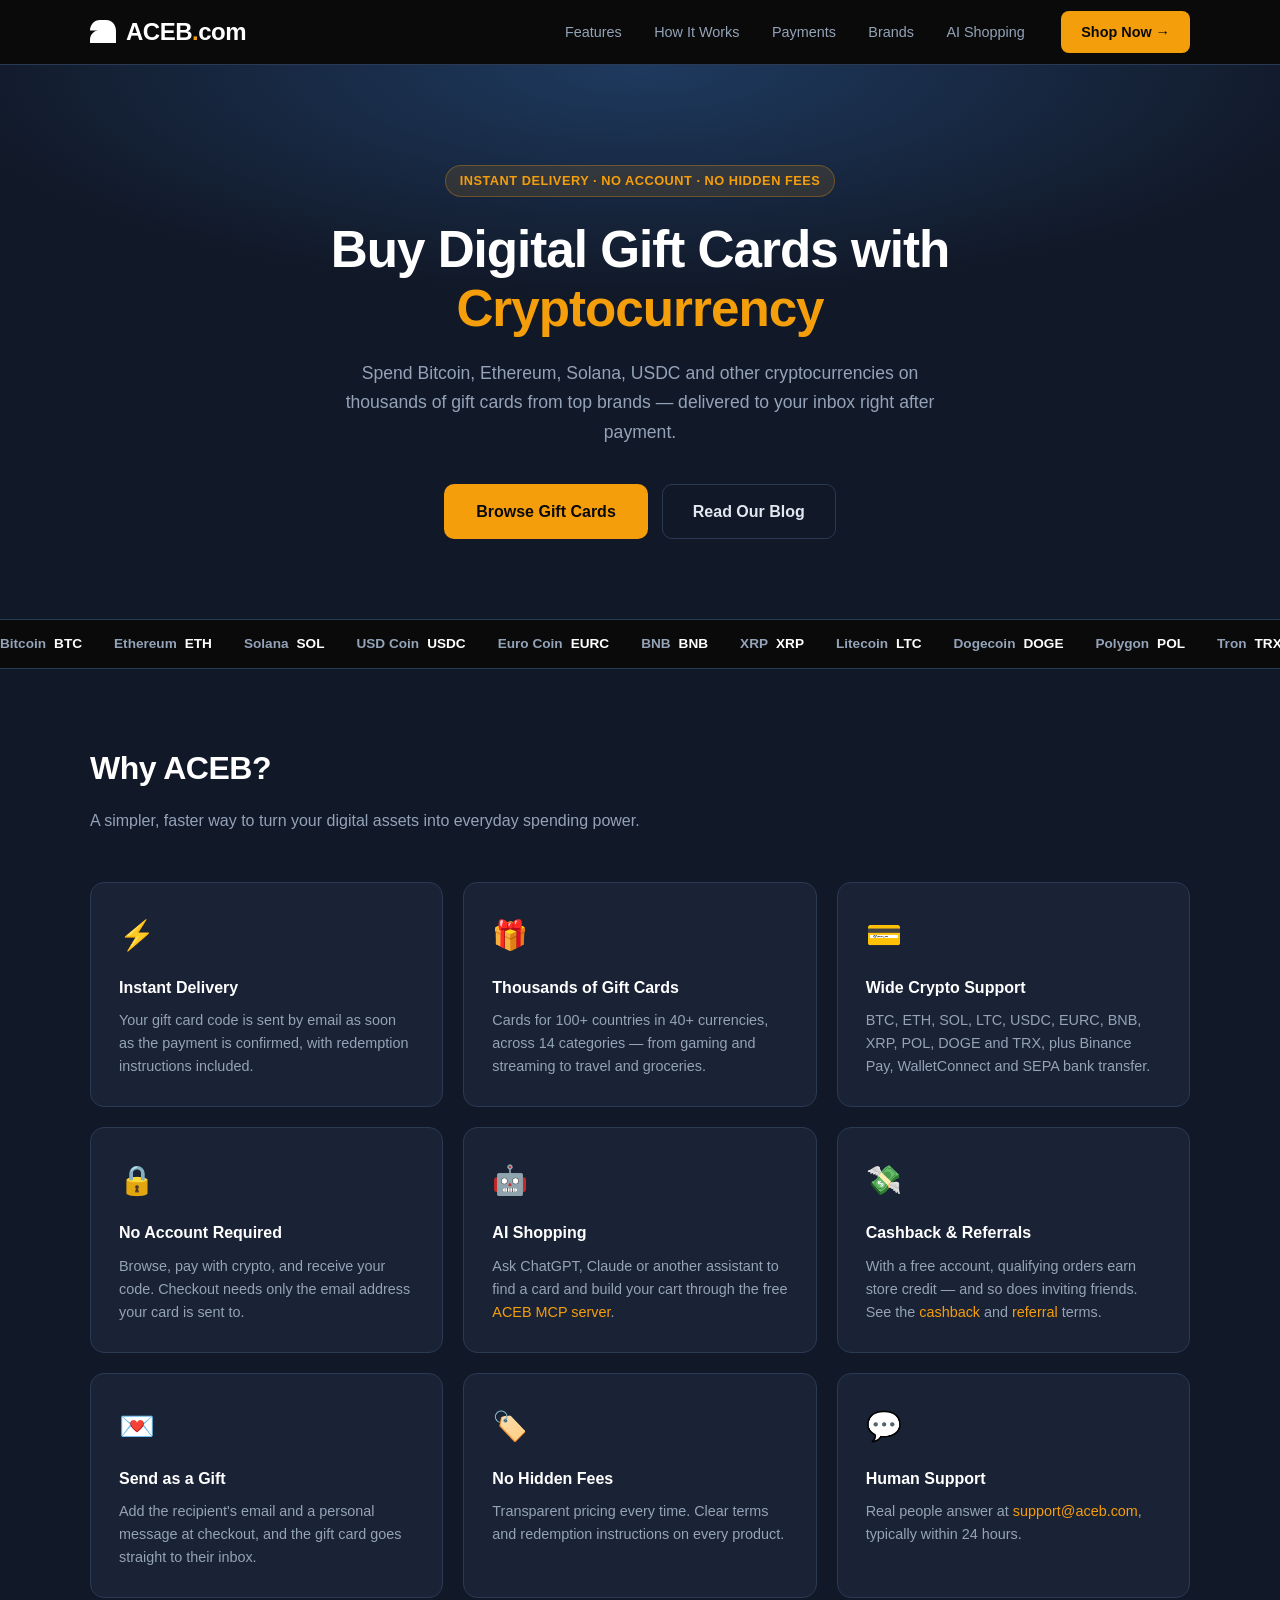
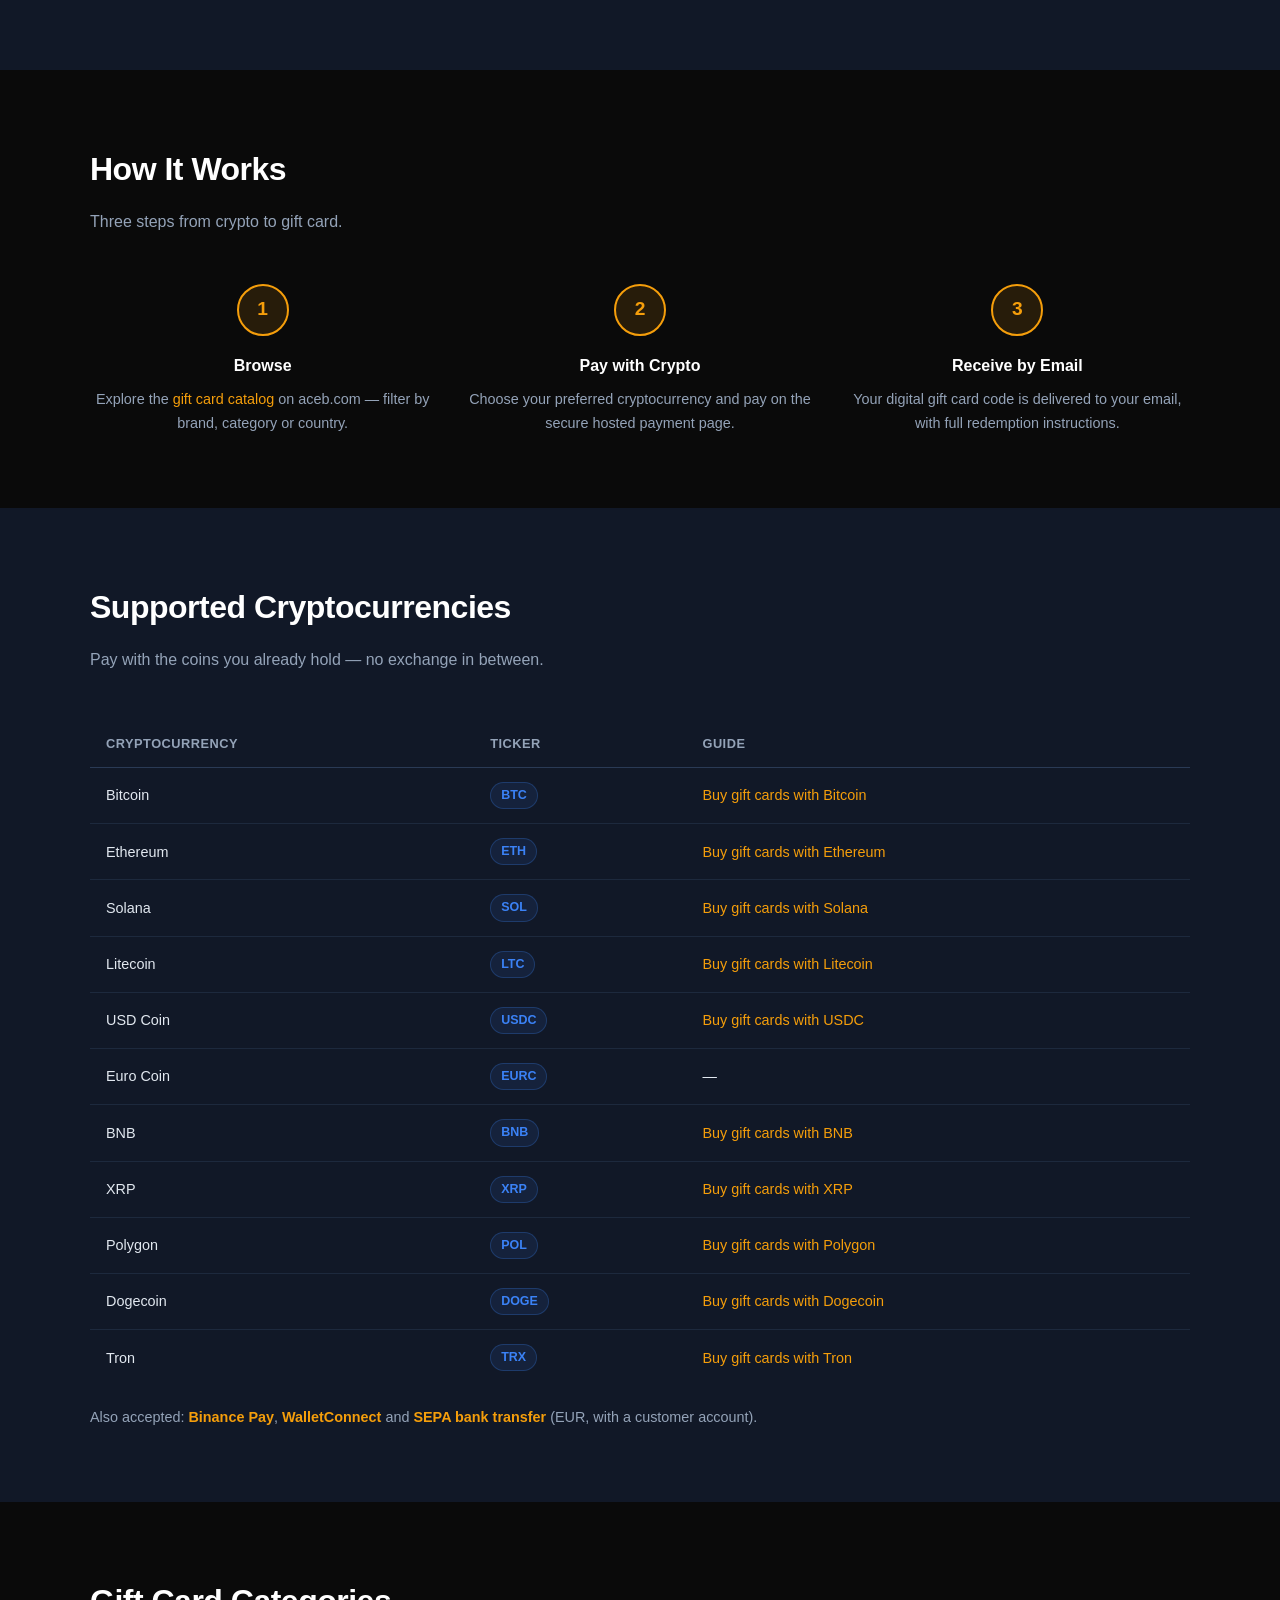
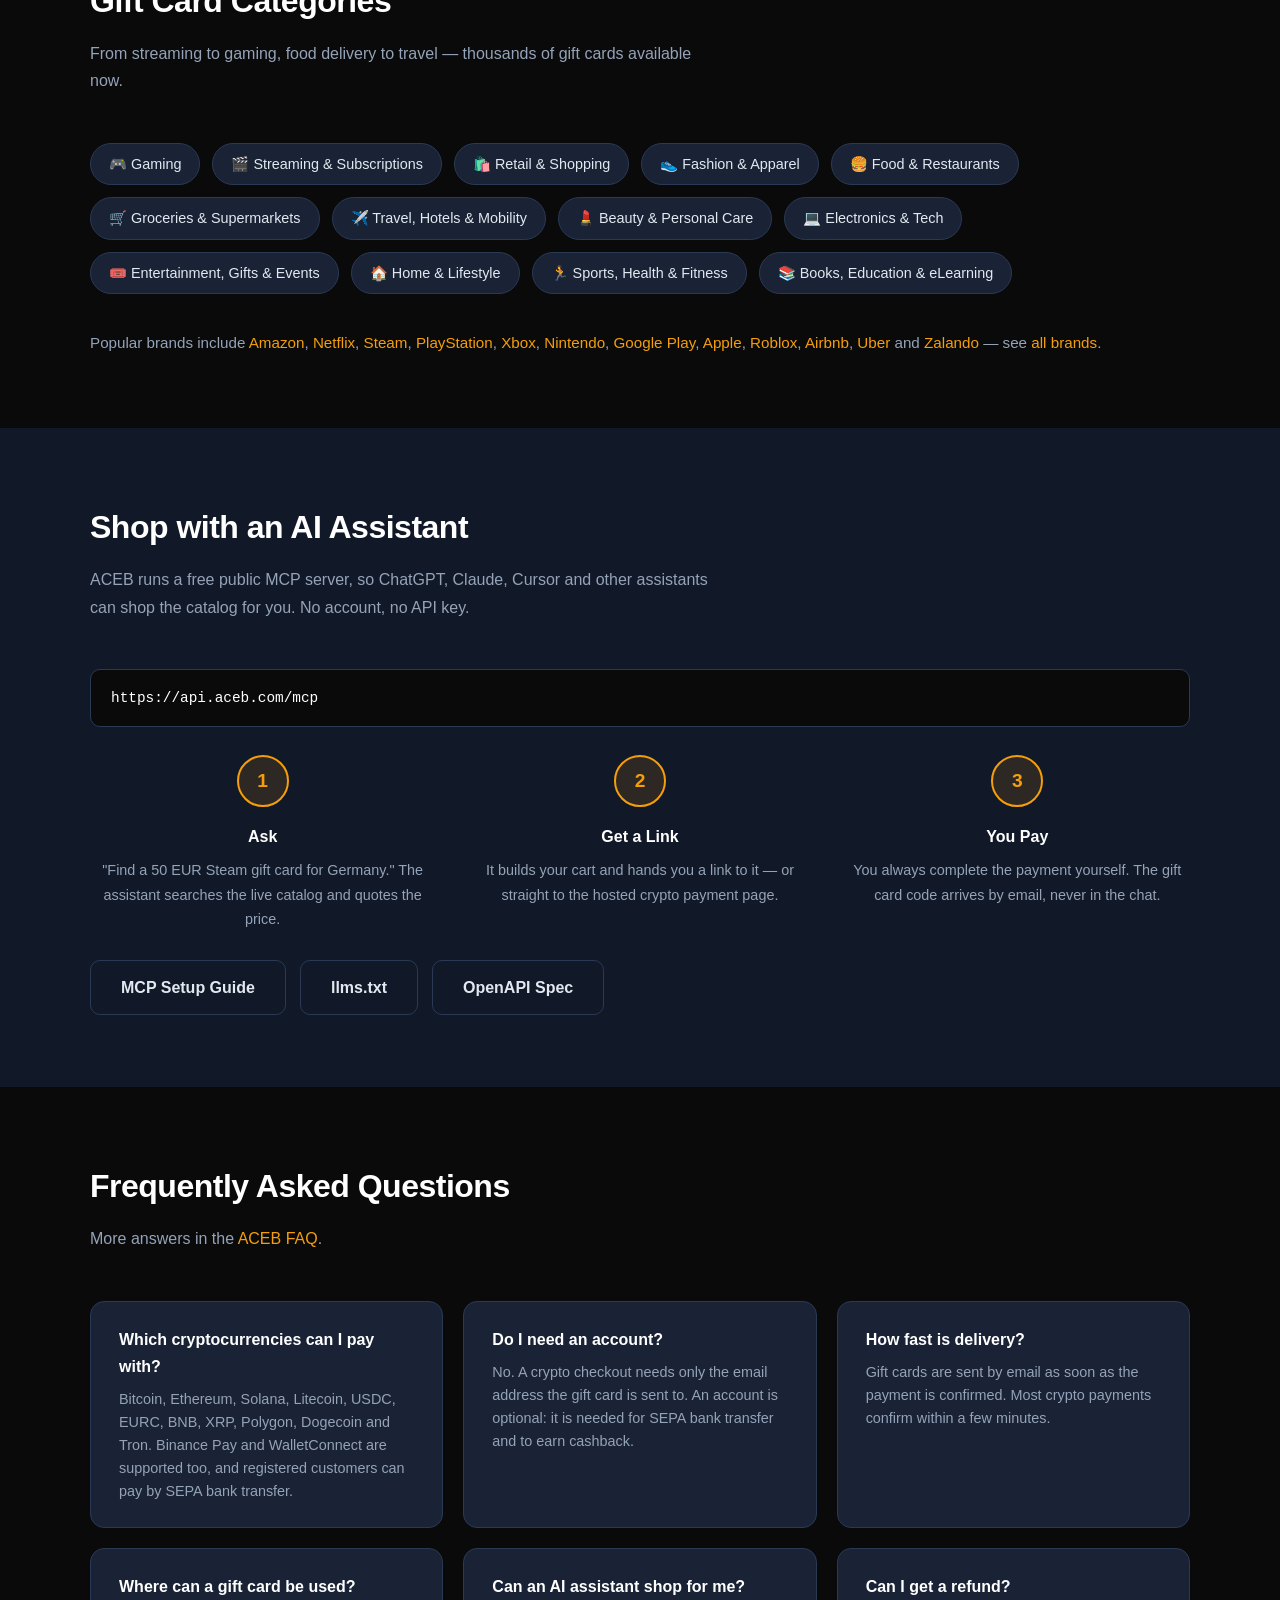
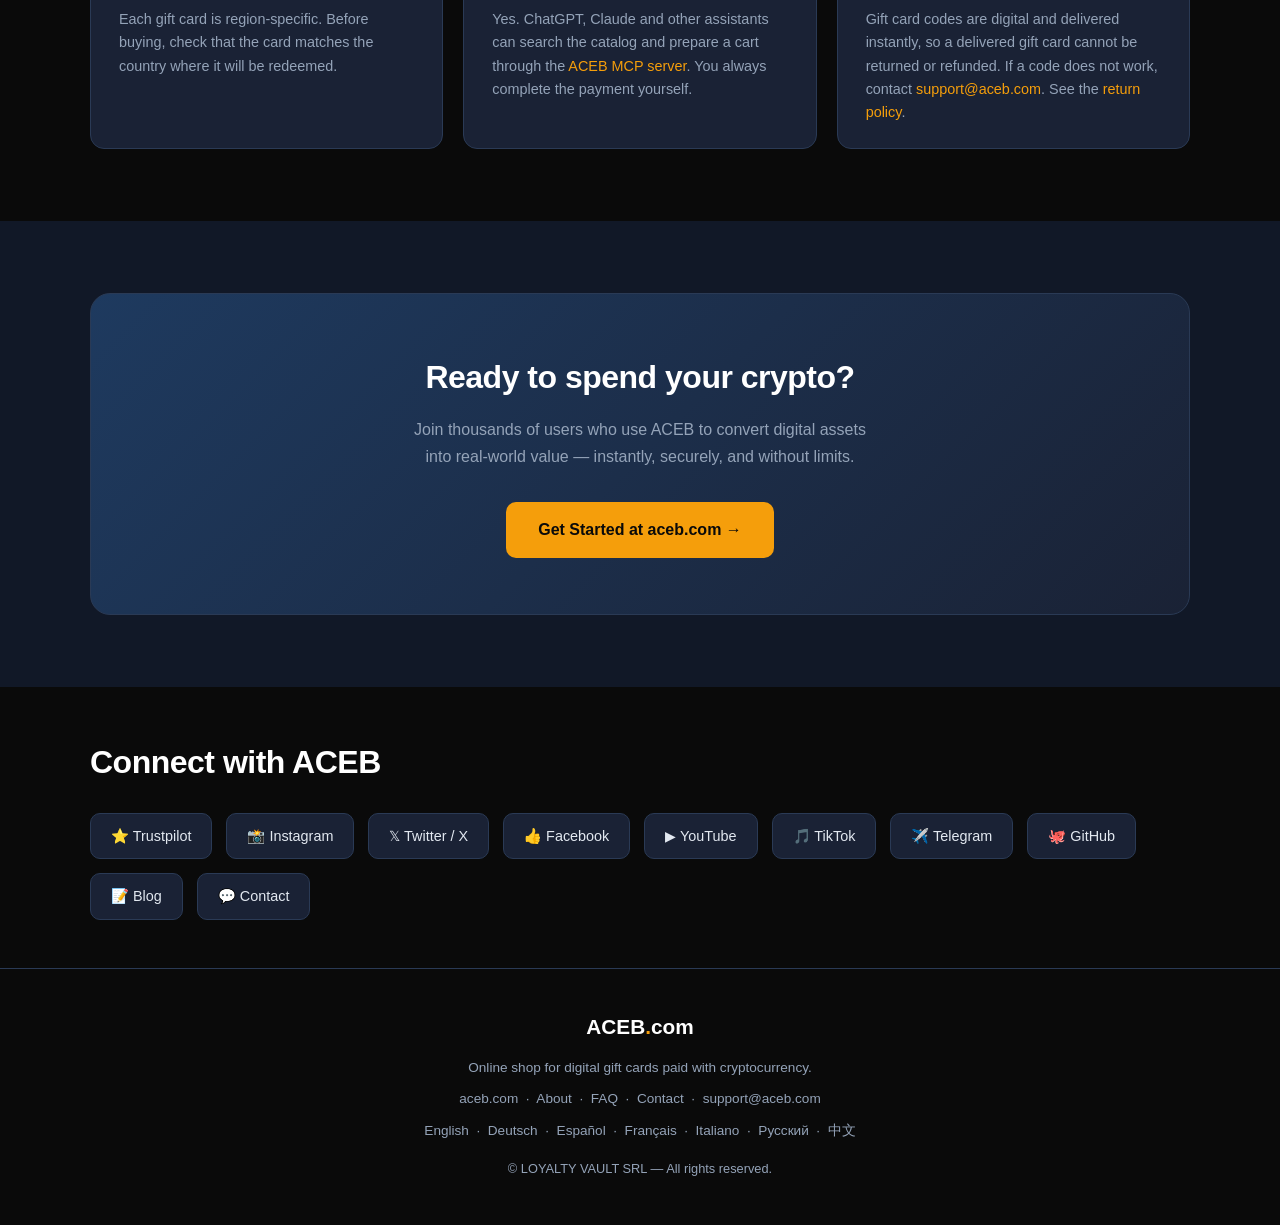
<file: index.html>
<!DOCTYPE html>
<html lang="en">
<head>
  <meta charset="UTF-8" />
  <meta name="viewport" content="width=device-width, initial-scale=1.0" />

  <!-- Primary SEO -->
  <title>ACEB — Buy Gift Cards with Crypto | Bitcoin, Ethereum & More</title>
  <meta name="description" content="Buy digital gift cards with Bitcoin, Ethereum, Solana, USDC and more. Amazon, Netflix, Steam, Airbnb and thousands of other cards. No account required. Instant delivery." />
  <meta name="keywords" content="buy gift cards with crypto, bitcoin gift cards, ethereum gift cards, crypto gift cards, digital gift cards cryptocurrency, ACEB, buy amazon gift card crypto, crypto to gift card, gift card MCP server" />
  <meta name="robots" content="index, follow" />
  <link rel="canonical" href="https://acebcom.github.io/" />
  <link rel="icon" type="image/png" sizes="32x32" href="favicon-32x32.png" />
  <link rel="apple-touch-icon" href="apple-touch-icon.png" />
  <meta name="theme-color" content="#0a0a0a" />

  <!-- Open Graph -->
  <meta property="og:type" content="website" />
  <meta property="og:url" content="https://acebcom.github.io/" />
  <meta property="og:title" content="ACEB — Buy Gift Cards with Cryptocurrency" />
  <meta property="og:description" content="Spend your crypto on thousands of digital gift cards. Instant delivery, no account required, no hidden fees. Pay with BTC, ETH, SOL, USDC and more." />
  <meta property="og:site_name" content="ACEB" />
  <meta property="og:image" content="https://aceb.com/og-image.png" />
  <meta property="og:image:width" content="1200" />
  <meta property="og:image:height" content="630" />
  <meta property="og:image:alt" content="ACEB - Digital Gift Cards for Everyone" />

  <!-- Twitter Card -->
  <meta name="twitter:card" content="summary_large_image" />
  <meta name="twitter:site" content="@ACEBgiftcards" />
  <meta name="twitter:title" content="ACEB — Buy Gift Cards with Cryptocurrency" />
  <meta name="twitter:description" content="Spend your crypto on thousands of digital gift cards. Instant delivery, no account required, no hidden fees." />
  <meta name="twitter:image" content="https://aceb.com/og-image.png" />

  <!-- Schema.org Structured Data -->
  <script type="application/ld+json">
  {
    "@context": "https://schema.org",
    "@type": "Organization",
    "name": "ACEB.com",
    "url": "https://aceb.com",
    "logo": "https://aceb.com/short-logo-black.svg",
    "description": "Online shop for digital gift cards paid with cryptocurrency.",
    "legalName": "LOYALTY VAULT SRL",
    "address": { "@type": "PostalAddress", "addressCountry": "RO" },
    "email": "support@aceb.com",
    "sameAs": [
      "https://www.facebook.com/acebgiftcards",
      "https://x.com/ACEBgiftcards",
      "https://www.instagram.com/acebcom",
      "https://www.youtube.com/@acebcom",
      "https://www.tiktok.com/@acebgiftcards",
      "https://t.me/acebgiftcards",
      "https://github.com/acebcom"
    ]
  }
  </script>
  <script type="application/ld+json">
  {
    "@context": "https://schema.org",
    "@type": "FAQPage",
    "mainEntity": [
      {
        "@type": "Question",
        "name": "Which cryptocurrencies can I pay with?",
        "acceptedAnswer": {
          "@type": "Answer",
          "text": "ACEB accepts Bitcoin, Ethereum, Solana, Litecoin, USDC, EURC, BNB, XRP, Polygon, Dogecoin and Tron. Binance Pay and WalletConnect are supported too, and registered customers can pay by SEPA bank transfer."
        }
      },
      {
        "@type": "Question",
        "name": "Do I need an account?",
        "acceptedAnswer": {
          "@type": "Answer",
          "text": "No. A crypto checkout needs only the email address the gift card is sent to. An account is optional: it is needed for SEPA bank transfer and to earn cashback."
        }
      },
      {
        "@type": "Question",
        "name": "How fast is delivery?",
        "acceptedAnswer": {
          "@type": "Answer",
          "text": "Gift cards are sent by email as soon as the payment is confirmed. Most crypto payments confirm within a few minutes."
        }
      },
      {
        "@type": "Question",
        "name": "Where can a gift card be used?",
        "acceptedAnswer": {
          "@type": "Answer",
          "text": "Each gift card is region-specific. Before buying, check that the card matches the country where it will be redeemed."
        }
      },
      {
        "@type": "Question",
        "name": "Can an AI assistant shop for me?",
        "acceptedAnswer": {
          "@type": "Answer",
          "text": "Yes. ACEB runs a free public MCP server at https://api.aceb.com/mcp. ChatGPT, Claude and other assistants can search the catalog and prepare a cart. You always complete the payment yourself."
        }
      },
      {
        "@type": "Question",
        "name": "Can I get a refund?",
        "acceptedAnswer": {
          "@type": "Answer",
          "text": "Gift card codes are digital and delivered instantly, so a delivered gift card cannot be returned or refunded. If a code does not work, contact support@aceb.com."
        }
      }
    ]
  }
  </script>

  <link rel="stylesheet" href="style.css" />
</head>

<body>

  <!-- HEADER -->
  <header>
    <div class="header-inner">
      <a class="logo" href="https://aceb.com" rel="noopener" target="_blank" aria-label="ACEB.com">
        <svg viewBox="0 0 248.16 219.8" aria-hidden="true"><path d="m247.98,100.15c-.08-55.31-41.87-100.15-93.41-100.15h-61.05C41.91,0,.08,44.91.08,100.28h78.62C34.83,102.89,0,141.9,0,189.66v30.14h248.16v-119.67h-.18v.02Z"/></svg>
        <div>ACEB<span>.</span>com</div>
      </a>
      <nav>
        <a href="#features">Features</a>
        <a href="#how-it-works">How It Works</a>
        <a href="#crypto">Payments</a>
        <a href="#categories">Brands</a>
        <a href="#ai">AI Shopping</a>
        <a class="cta-btn" href="https://aceb.com" rel="noopener" target="_blank">Shop Now →</a>
      </nav>
    </div>
  </header>

  <main>

  <!-- HERO -->
  <section class="hero">
    <div class="hero-badge">Instant Delivery · No Account · No Hidden Fees</div>
    <h1>Buy Digital Gift Cards with <em>Cryptocurrency</em></h1>
    <p class="hero-sub">
      Spend Bitcoin, Ethereum, Solana, USDC and other cryptocurrencies on thousands of gift cards from top brands —
      delivered to your inbox right after payment.
    </p>
    <div class="hero-actions">
      <a class="btn-primary" href="https://aceb.com/giftcards" rel="noopener" target="_blank">Browse Gift Cards</a>
      <a class="btn-secondary" href="https://aceb.com/blog" rel="noopener" target="_blank">Read Our Blog</a>
    </div>
  </section>

  <!-- CRYPTO TICKER -->
  <div class="crypto-bar" aria-hidden="true">
    <div class="crypto-bar-inner">
      <div class="crypto-item">Bitcoin <span class="ticker">BTC</span></div>
      <div class="crypto-item">Ethereum <span class="ticker">ETH</span></div>
      <div class="crypto-item">Solana <span class="ticker">SOL</span></div>
      <div class="crypto-item">USD Coin <span class="ticker">USDC</span></div>
      <div class="crypto-item">Euro Coin <span class="ticker">EURC</span></div>
      <div class="crypto-item">BNB <span class="ticker">BNB</span></div>
      <div class="crypto-item">XRP <span class="ticker">XRP</span></div>
      <div class="crypto-item">Litecoin <span class="ticker">LTC</span></div>
      <div class="crypto-item">Dogecoin <span class="ticker">DOGE</span></div>
      <div class="crypto-item">Polygon <span class="ticker">POL</span></div>
      <div class="crypto-item">Tron <span class="ticker">TRX</span></div>
      <!-- duplicate for seamless loop -->
      <div class="crypto-item">Bitcoin <span class="ticker">BTC</span></div>
      <div class="crypto-item">Ethereum <span class="ticker">ETH</span></div>
      <div class="crypto-item">Solana <span class="ticker">SOL</span></div>
      <div class="crypto-item">USD Coin <span class="ticker">USDC</span></div>
      <div class="crypto-item">Euro Coin <span class="ticker">EURC</span></div>
      <div class="crypto-item">BNB <span class="ticker">BNB</span></div>
      <div class="crypto-item">XRP <span class="ticker">XRP</span></div>
      <div class="crypto-item">Litecoin <span class="ticker">LTC</span></div>
      <div class="crypto-item">Dogecoin <span class="ticker">DOGE</span></div>
      <div class="crypto-item">Polygon <span class="ticker">POL</span></div>
      <div class="crypto-item">Tron <span class="ticker">TRX</span></div>
    </div>
  </div>

  <!-- FEATURES -->
  <section id="features">
    <div class="section-inner">
      <h2>Why ACEB?</h2>
      <p class="section-lead">A simpler, faster way to turn your digital assets into everyday spending power.</p>
      <div class="features-grid">
        <div class="feature-card">
          <div class="feature-icon">⚡</div>
          <h3>Instant Delivery</h3>
          <p>Your gift card code is sent by email as soon as the payment is confirmed, with redemption instructions included.</p>
        </div>
        <div class="feature-card">
          <div class="feature-icon">🎁</div>
          <h3>Thousands of Gift Cards</h3>
          <p>Cards for 100+ countries in 40+ currencies, across 14 categories — from gaming and streaming to travel and groceries.</p>
        </div>
        <div class="feature-card">
          <div class="feature-icon">💳</div>
          <h3>Wide Crypto Support</h3>
          <p>BTC, ETH, SOL, LTC, USDC, EURC, BNB, XRP, POL, DOGE and TRX, plus Binance Pay, WalletConnect and SEPA bank transfer.</p>
        </div>
        <div class="feature-card">
          <div class="feature-icon">🔒</div>
          <h3>No Account Required</h3>
          <p>Browse, pay with crypto, and receive your code. Checkout needs only the email address your card is sent to.</p>
        </div>
        <div class="feature-card">
          <div class="feature-icon">🤖</div>
          <h3>AI Shopping</h3>
          <p>Ask ChatGPT, Claude or another assistant to find a card and build your cart through the free <a href="mcp/">ACEB MCP server</a>.</p>
        </div>
        <div class="feature-card">
          <div class="feature-icon">💸</div>
          <h3>Cashback &amp; Referrals</h3>
          <p>With a free account, qualifying orders earn store credit — and so does inviting friends. See the <a href="https://aceb.com/cashback-terms" rel="noopener" target="_blank">cashback</a> and <a href="https://aceb.com/referral-terms" rel="noopener" target="_blank">referral</a> terms.</p>
        </div>
        <div class="feature-card">
          <div class="feature-icon">💌</div>
          <h3>Send as a Gift</h3>
          <p>Add the recipient's email and a personal message at checkout, and the gift card goes straight to their inbox.</p>
        </div>
        <div class="feature-card">
          <div class="feature-icon">🏷️</div>
          <h3>No Hidden Fees</h3>
          <p>Transparent pricing every time. Clear terms and redemption instructions on every product.</p>
        </div>
        <div class="feature-card">
          <div class="feature-icon">💬</div>
          <h3>Human Support</h3>
          <p>Real people answer at <a href="mailto:support@aceb.com">support@aceb.com</a>, typically within 24 hours.</p>
        </div>
      </div>
    </div>
  </section>

  <!-- HOW IT WORKS -->
  <section class="section-alt" id="how-it-works">
    <div class="section-inner">
      <h2>How It Works</h2>
      <p class="section-lead">Three steps from crypto to gift card.</p>
      <div class="steps">
        <div class="step">
          <div class="step-num">1</div>
          <h3>Browse</h3>
          <p>Explore the <a href="https://aceb.com/giftcards" rel="noopener" target="_blank">gift card catalog</a> on aceb.com — filter by brand, category or country.</p>
        </div>
        <div class="step">
          <div class="step-num">2</div>
          <h3>Pay with Crypto</h3>
          <p>Choose your preferred cryptocurrency and pay on the secure hosted payment page.</p>
        </div>
        <div class="step">
          <div class="step-num">3</div>
          <h3>Receive by Email</h3>
          <p>Your digital gift card code is delivered to your email, with full redemption instructions.</p>
        </div>
      </div>
    </div>
  </section>

  <!-- SUPPORTED CRYPTO -->
  <section id="crypto">
    <div class="section-inner">
      <h2>Supported Cryptocurrencies</h2>
      <p class="section-lead">Pay with the coins you already hold — no exchange in between.</p>
      <div class="table-wrap">
        <table class="crypto-table">
          <thead>
            <tr>
              <th>Cryptocurrency</th>
              <th>Ticker</th>
              <th>Guide</th>
            </tr>
          </thead>
          <tbody>
            <tr><td>Bitcoin</td><td><span class="ticker-pill">BTC</span></td><td><a href="https://aceb.com/pages/buy-gift-cards-with-bitcoin-btc" rel="noopener" target="_blank">Buy gift cards with Bitcoin</a></td></tr>
            <tr><td>Ethereum</td><td><span class="ticker-pill">ETH</span></td><td><a href="https://aceb.com/pages/buy-gift-cards-with-ethereum" rel="noopener" target="_blank">Buy gift cards with Ethereum</a></td></tr>
            <tr><td>Solana</td><td><span class="ticker-pill">SOL</span></td><td><a href="https://aceb.com/pages/buy-gift-cards-with-solana" rel="noopener" target="_blank">Buy gift cards with Solana</a></td></tr>
            <tr><td>Litecoin</td><td><span class="ticker-pill">LTC</span></td><td><a href="https://aceb.com/pages/buy-gift-cards-with-litecoin" rel="noopener" target="_blank">Buy gift cards with Litecoin</a></td></tr>
            <tr><td>USD Coin</td><td><span class="ticker-pill">USDC</span></td><td><a href="https://aceb.com/pages/buy-gift-cards-with-usdc" rel="noopener" target="_blank">Buy gift cards with USDC</a></td></tr>
            <tr><td>Euro Coin</td><td><span class="ticker-pill">EURC</span></td><td>—</td></tr>
            <tr><td>BNB</td><td><span class="ticker-pill">BNB</span></td><td><a href="https://aceb.com/pages/buy-gift-cards-with-bnb" rel="noopener" target="_blank">Buy gift cards with BNB</a></td></tr>
            <tr><td>XRP</td><td><span class="ticker-pill">XRP</span></td><td><a href="https://aceb.com/pages/buy-gift-cards-with-xrp" rel="noopener" target="_blank">Buy gift cards with XRP</a></td></tr>
            <tr><td>Polygon</td><td><span class="ticker-pill">POL</span></td><td><a href="https://aceb.com/pages/buy-gift-cards-with-polygon" rel="noopener" target="_blank">Buy gift cards with Polygon</a></td></tr>
            <tr><td>Dogecoin</td><td><span class="ticker-pill">DOGE</span></td><td><a href="https://aceb.com/pages/buy-gift-cards-with-dogecoin" rel="noopener" target="_blank">Buy gift cards with Dogecoin</a></td></tr>
            <tr><td>Tron</td><td><span class="ticker-pill">TRX</span></td><td><a href="https://aceb.com/pages/buy-gift-cards-with-tron" rel="noopener" target="_blank">Buy gift cards with Tron</a></td></tr>
          </tbody>
        </table>
      </div>
      <p class="note">
        Also accepted:
        <strong><a href="https://aceb.com/pages/buy-gift-cards-with-binance-pay" rel="noopener" target="_blank">Binance Pay</a></strong>,
        <strong><a href="https://aceb.com/pages/buy-gift-cards-with-walletconnect" rel="noopener" target="_blank">WalletConnect</a></strong> and
        <strong><a href="https://aceb.com/pages/buy-gift-cards-with-sepa" rel="noopener" target="_blank">SEPA bank transfer</a></strong> (EUR, with a customer account).
      </p>
    </div>
  </section>

  <!-- CATEGORIES -->
  <section class="section-alt" id="categories">
    <div class="section-inner">
      <h2>Gift Card Categories</h2>
      <p class="section-lead">From streaming to gaming, food delivery to travel — thousands of gift cards available now.</p>
      <div class="cats">
        <a class="cat-tag" href="https://aceb.com/giftcards/gaming" rel="noopener" target="_blank">🎮 Gaming</a>
        <a class="cat-tag" href="https://aceb.com/giftcards/streaming-and-subscriptions" rel="noopener" target="_blank">🎬 Streaming &amp; Subscriptions</a>
        <a class="cat-tag" href="https://aceb.com/giftcards/retail-and-shopping" rel="noopener" target="_blank">🛍️ Retail &amp; Shopping</a>
        <a class="cat-tag" href="https://aceb.com/giftcards/fashion-and-apparel" rel="noopener" target="_blank">👟 Fashion &amp; Apparel</a>
        <a class="cat-tag" href="https://aceb.com/giftcards/food-and-restaurants" rel="noopener" target="_blank">🍔 Food &amp; Restaurants</a>
        <a class="cat-tag" href="https://aceb.com/giftcards/groceries-and-supermarkets" rel="noopener" target="_blank">🛒 Groceries &amp; Supermarkets</a>
        <a class="cat-tag" href="https://aceb.com/giftcards/travel-hotels-and-mobility" rel="noopener" target="_blank">✈️ Travel, Hotels &amp; Mobility</a>
        <a class="cat-tag" href="https://aceb.com/giftcards/beauty-and-personal-care" rel="noopener" target="_blank">💄 Beauty &amp; Personal Care</a>
        <a class="cat-tag" href="https://aceb.com/giftcards/electronics-and-tech" rel="noopener" target="_blank">💻 Electronics &amp; Tech</a>
        <a class="cat-tag" href="https://aceb.com/giftcards/entertainment-gifts-and-events" rel="noopener" target="_blank">🎟️ Entertainment, Gifts &amp; Events</a>
        <a class="cat-tag" href="https://aceb.com/giftcards/home-and-lifestyle" rel="noopener" target="_blank">🏠 Home &amp; Lifestyle</a>
        <a class="cat-tag" href="https://aceb.com/giftcards/sports-health-and-fitness" rel="noopener" target="_blank">🏃 Sports, Health &amp; Fitness</a>
        <a class="cat-tag" href="https://aceb.com/giftcards/books-education-and-elearning" rel="noopener" target="_blank">📚 Books, Education &amp; eLearning</a>
      </div>
      <p class="brands">
        Popular brands include
        <a href="https://aceb.com/brands/amazon-gift-cards" rel="noopener" target="_blank">Amazon</a>,
        <a href="https://aceb.com/brands/netflix-gift-cards" rel="noopener" target="_blank">Netflix</a>,
        <a href="https://aceb.com/brands/steam-gift-card" rel="noopener" target="_blank">Steam</a>,
        <a href="https://aceb.com/brands/playstation-gift-cards" rel="noopener" target="_blank">PlayStation</a>,
        <a href="https://aceb.com/brands/xbox-gift-cards" rel="noopener" target="_blank">Xbox</a>,
        <a href="https://aceb.com/brands/nintendo-gift-cards" rel="noopener" target="_blank">Nintendo</a>,
        <a href="https://aceb.com/brands/google-play-gift-cards" rel="noopener" target="_blank">Google Play</a>,
        <a href="https://aceb.com/brands/apple-brand" rel="noopener" target="_blank">Apple</a>,
        <a href="https://aceb.com/brands/roblox-gift-cards" rel="noopener" target="_blank">Roblox</a>,
        <a href="https://aceb.com/brands/airbnb-gift-cards" rel="noopener" target="_blank">Airbnb</a>,
        <a href="https://aceb.com/brands/uber-gift-cards" rel="noopener" target="_blank">Uber</a> and
        <a href="https://aceb.com/brands/zalando-gift-cards" rel="noopener" target="_blank">Zalando</a>
        — see <a href="https://aceb.com/brands" rel="noopener" target="_blank">all brands</a>.
      </p>
    </div>
  </section>

  <!-- AI SHOPPING -->
  <section id="ai">
    <div class="section-inner">
      <h2>Shop with an AI Assistant</h2>
      <p class="section-lead">ACEB runs a free public MCP server, so ChatGPT, Claude, Cursor and other assistants can shop the catalog for you. No account, no API key.</p>
      <code class="code-box">https://api.aceb.com/mcp</code>
      <div class="steps">
        <div class="step">
          <div class="step-num">1</div>
          <h3>Ask</h3>
          <p>"Find a 50 EUR Steam gift card for Germany." The assistant searches the live catalog and quotes the price.</p>
        </div>
        <div class="step">
          <div class="step-num">2</div>
          <h3>Get a Link</h3>
          <p>It builds your cart and hands you a link to it — or straight to the hosted crypto payment page.</p>
        </div>
        <div class="step">
          <div class="step-num">3</div>
          <h3>You Pay</h3>
          <p>You always complete the payment yourself. The gift card code arrives by email, never in the chat.</p>
        </div>
      </div>
      <div class="link-row">
        <a class="btn-secondary" href="mcp/">MCP Setup Guide</a>
        <a class="btn-secondary" href="https://aceb.com/llms.txt" rel="noopener" target="_blank">llms.txt</a>
        <a class="btn-secondary" href="https://api.aceb.com/agent/openapi.json" rel="noopener" target="_blank">OpenAPI Spec</a>
      </div>
    </div>
  </section>

  <!-- FAQ -->
  <section class="section-alt" id="faq">
    <div class="section-inner">
      <h2>Frequently Asked Questions</h2>
      <p class="section-lead">More answers in the <a href="https://aceb.com/faq" rel="noopener" target="_blank">ACEB FAQ</a>.</p>
      <div class="faq">
        <div class="faq-item">
          <h3>Which cryptocurrencies can I pay with?</h3>
          <p>Bitcoin, Ethereum, Solana, Litecoin, USDC, EURC, BNB, XRP, Polygon, Dogecoin and Tron. Binance Pay and WalletConnect are supported too, and registered customers can pay by SEPA bank transfer.</p>
        </div>
        <div class="faq-item">
          <h3>Do I need an account?</h3>
          <p>No. A crypto checkout needs only the email address the gift card is sent to. An account is optional: it is needed for SEPA bank transfer and to earn cashback.</p>
        </div>
        <div class="faq-item">
          <h3>How fast is delivery?</h3>
          <p>Gift cards are sent by email as soon as the payment is confirmed. Most crypto payments confirm within a few minutes.</p>
        </div>
        <div class="faq-item">
          <h3>Where can a gift card be used?</h3>
          <p>Each gift card is region-specific. Before buying, check that the card matches the country where it will be redeemed.</p>
        </div>
        <div class="faq-item">
          <h3>Can an AI assistant shop for me?</h3>
          <p>Yes. ChatGPT, Claude and other assistants can search the catalog and prepare a cart through the <a href="mcp/">ACEB MCP server</a>. You always complete the payment yourself.</p>
        </div>
        <div class="faq-item">
          <h3>Can I get a refund?</h3>
          <p>Gift card codes are digital and delivered instantly, so a delivered gift card cannot be returned or refunded. If a code does not work, contact <a href="mailto:support@aceb.com">support@aceb.com</a>. See the <a href="https://aceb.com/return" rel="noopener" target="_blank">return policy</a>.</p>
        </div>
      </div>
    </div>
  </section>

  <!-- CTA BANNER -->
  <section>
    <div class="section-inner">
      <div class="cta-banner">
        <h2>Ready to spend your crypto?</h2>
        <p>Join thousands of users who use ACEB to convert digital assets into real-world value — instantly, securely, and without limits.</p>
        <a class="btn-primary" href="https://aceb.com" rel="noopener" target="_blank">Get Started at aceb.com →</a>
      </div>
    </div>
  </section>

  <!-- SOCIAL / CONNECT -->
  <section class="section-alt social-section">
    <div class="section-inner">
      <h2>Connect with ACEB</h2>
      <div class="social-grid">
        <a class="social-link" href="https://www.trustpilot.com/review/aceb.com" rel="noopener" target="_blank">⭐ Trustpilot</a>
        <a class="social-link" href="https://www.instagram.com/acebcom" rel="noopener" target="_blank">📸 Instagram</a>
        <a class="social-link" href="https://x.com/ACEBgiftcards" rel="noopener" target="_blank">𝕏 Twitter / X</a>
        <a class="social-link" href="https://www.facebook.com/acebgiftcards" rel="noopener" target="_blank">👍 Facebook</a>
        <a class="social-link" href="https://www.youtube.com/@acebcom" rel="noopener" target="_blank">▶ YouTube</a>
        <a class="social-link" href="https://www.tiktok.com/@acebgiftcards" rel="noopener" target="_blank">🎵 TikTok</a>
        <a class="social-link" href="https://t.me/acebgiftcards" rel="noopener" target="_blank">✈️ Telegram</a>
        <a class="social-link" href="https://github.com/acebcom" rel="noopener" target="_blank">🐙 GitHub</a>
        <a class="social-link" href="https://aceb.com/blog" rel="noopener" target="_blank">📝 Blog</a>
        <a class="social-link" href="https://aceb.com/contact" rel="noopener" target="_blank">💬 Contact</a>
      </div>
    </div>
  </section>

  </main>

  <!-- FOOTER -->
  <footer>
    <div class="footer-inner">
      <div class="footer-logo">ACEB<span>.</span>com</div>
      <p>Online shop for digital gift cards paid with cryptocurrency.</p>
      <p class="footer-links">
        <a href="https://aceb.com" rel="noopener" target="_blank">aceb.com</a> &nbsp;·&nbsp;
        <a href="https://aceb.com/about" rel="noopener" target="_blank">About</a> &nbsp;·&nbsp;
        <a href="https://aceb.com/faq" rel="noopener" target="_blank">FAQ</a> &nbsp;·&nbsp;
        <a href="https://aceb.com/contact" rel="noopener" target="_blank">Contact</a> &nbsp;·&nbsp;
        <a href="mailto:support@aceb.com">support@aceb.com</a>
      </p>
      <p class="footer-links">
        <a href="https://aceb.com" hreflang="en" rel="noopener" target="_blank">English</a> &nbsp;·&nbsp;
        <a href="https://aceb.com/de" hreflang="de" rel="noopener" target="_blank">Deutsch</a> &nbsp;·&nbsp;
        <a href="https://aceb.com/es" hreflang="es" rel="noopener" target="_blank">Español</a> &nbsp;·&nbsp;
        <a href="https://aceb.com/fr" hreflang="fr" rel="noopener" target="_blank">Français</a> &nbsp;·&nbsp;
        <a href="https://aceb.com/it" hreflang="it" rel="noopener" target="_blank">Italiano</a> &nbsp;·&nbsp;
        <a href="https://aceb.com/ru" hreflang="ru" rel="noopener" target="_blank">Русский</a> &nbsp;·&nbsp;
        <a href="https://aceb.com/zh" hreflang="zh" rel="noopener" target="_blank">中文</a>
      </p>
      <p class="footer-legal">© LOYALTY VAULT SRL — All rights reserved.</p>
    </div>
  </footer>

</body>
</html>
</file>
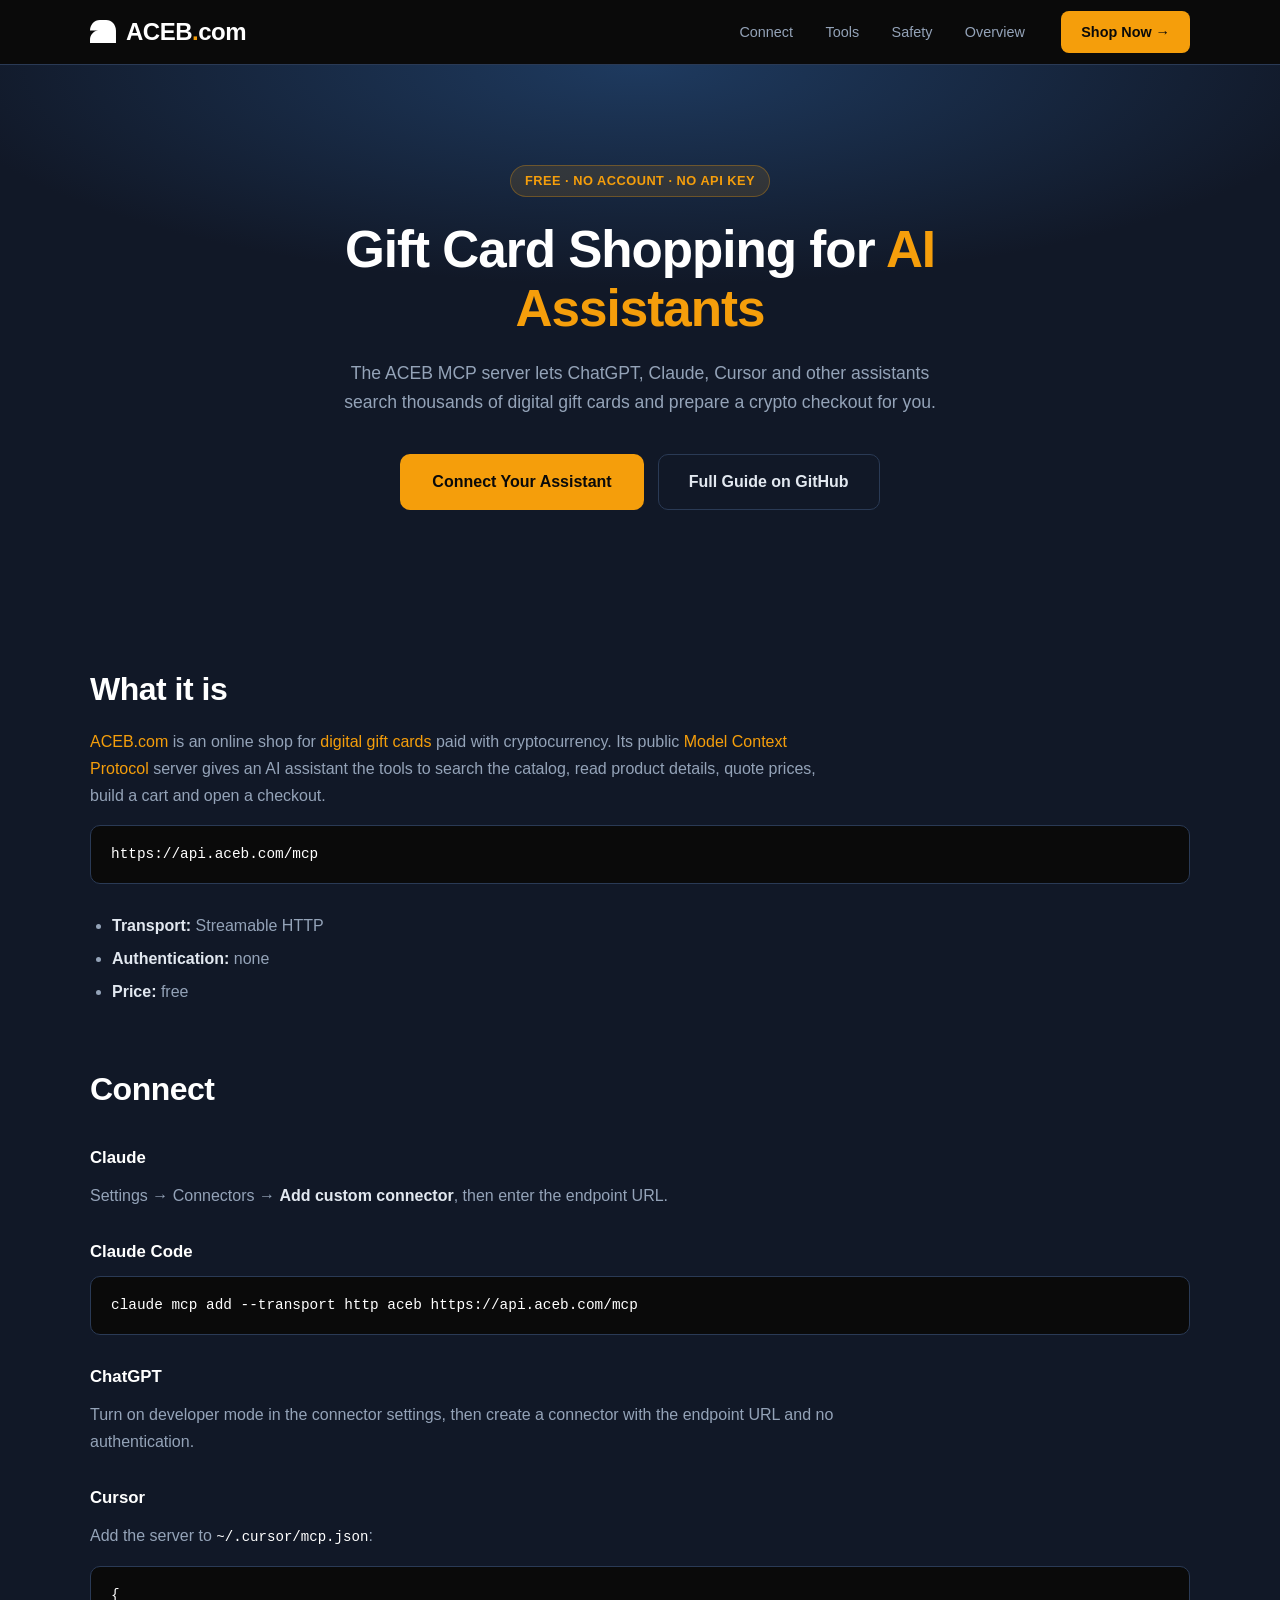
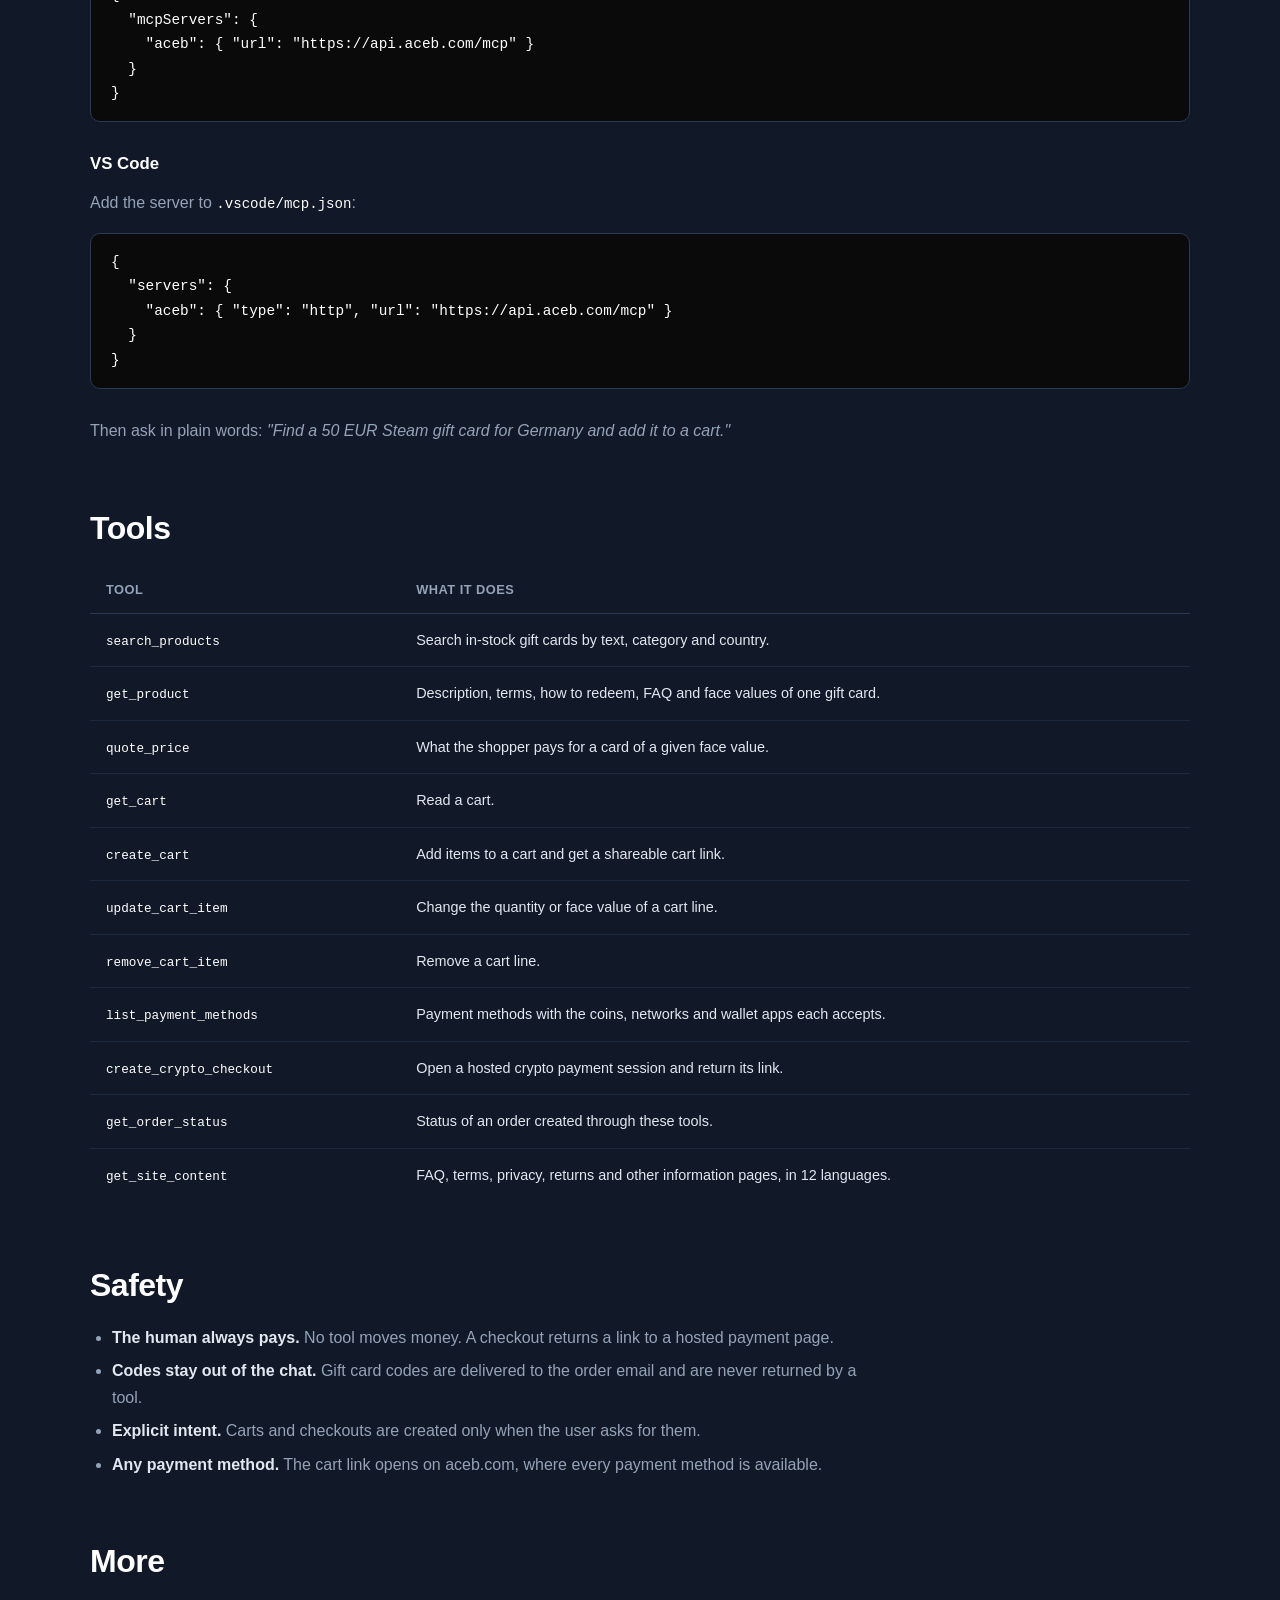
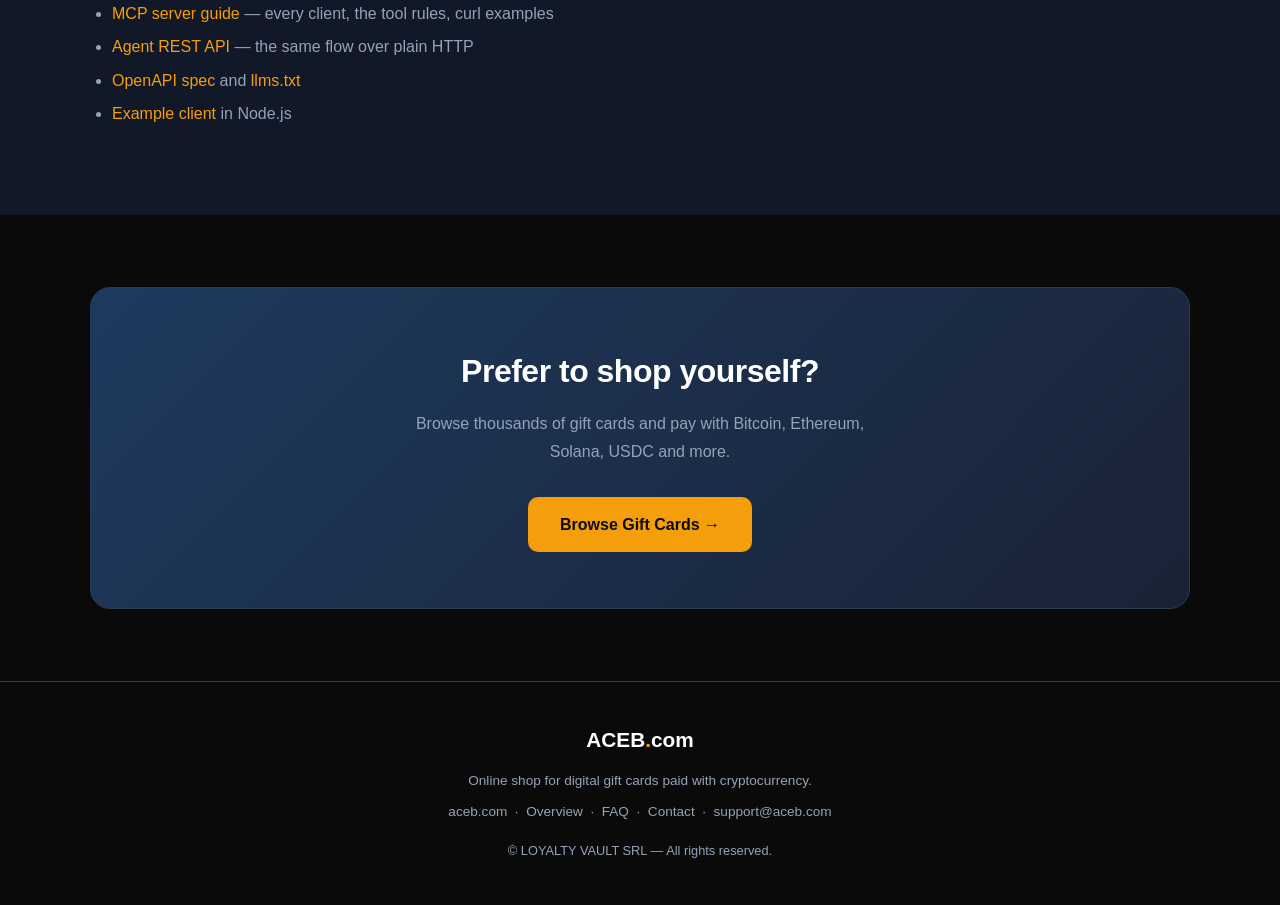
<file: mcp/index.html>
<!DOCTYPE html>
<html lang="en">
<head>
  <meta charset="UTF-8" />
  <meta name="viewport" content="width=device-width, initial-scale=1.0" />

  <title>Gift Card MCP Server for ChatGPT, Claude &amp; Cursor | ACEB</title>
  <meta name="description" content="Free public MCP server for AI assistants: search thousands of digital gift cards, quote prices and build a crypto checkout link. No account, no API key." />
  <meta name="robots" content="index, follow" />
  <link rel="canonical" href="https://acebcom.github.io/mcp/" />
  <link rel="icon" type="image/png" sizes="32x32" href="../favicon-32x32.png" />
  <link rel="apple-touch-icon" href="../apple-touch-icon.png" />
  <meta name="theme-color" content="#0a0a0a" />

  <meta property="og:type" content="article" />
  <meta property="og:url" content="https://acebcom.github.io/mcp/" />
  <meta property="og:title" content="ACEB MCP Server — Gift Card Shopping for AI Assistants" />
  <meta property="og:description" content="Connect ChatGPT, Claude or Cursor to the ACEB gift card catalog. Free, no account, no API key. The human always pays." />
  <meta property="og:site_name" content="ACEB" />
  <meta property="og:image" content="https://aceb.com/og-image.png" />

  <meta name="twitter:card" content="summary_large_image" />
  <meta name="twitter:site" content="@ACEBgiftcards" />
  <meta name="twitter:title" content="ACEB MCP Server — Gift Card Shopping for AI Assistants" />
  <meta name="twitter:description" content="Connect ChatGPT, Claude or Cursor to the ACEB gift card catalog. Free, no account, no API key." />
  <meta name="twitter:image" content="https://aceb.com/og-image.png" />

  <link rel="stylesheet" href="../style.css" />
</head>

<body>

  <!-- HEADER -->
  <header>
    <div class="header-inner">
      <a class="logo" href="../" aria-label="ACEB.com">
        <svg viewBox="0 0 248.16 219.8" aria-hidden="true"><path d="m247.98,100.15c-.08-55.31-41.87-100.15-93.41-100.15h-61.05C41.91,0,.08,44.91.08,100.28h78.62C34.83,102.89,0,141.9,0,189.66v30.14h248.16v-119.67h-.18v.02Z"/></svg>
        <div>ACEB<span>.</span>com</div>
      </a>
      <nav>
        <a href="#connect">Connect</a>
        <a href="#tools">Tools</a>
        <a href="#safety">Safety</a>
        <a href="../">Overview</a>
        <a class="cta-btn" href="https://aceb.com" rel="noopener" target="_blank">Shop Now →</a>
      </nav>
    </div>
  </header>

  <main>

  <!-- HERO -->
  <section class="hero">
    <div class="hero-badge">Free · No Account · No API Key</div>
    <h1>Gift Card Shopping for <em>AI Assistants</em></h1>
    <p class="hero-sub">
      The ACEB MCP server lets ChatGPT, Claude, Cursor and other assistants search thousands of digital gift cards
      and prepare a crypto checkout for you.
    </p>
    <div class="hero-actions">
      <a class="btn-primary" href="#connect">Connect Your Assistant</a>
      <a class="btn-secondary" href="https://github.com/acebcom/aceb.com/blob/main/docs/mcp.md" rel="noopener" target="_blank">Full Guide on GitHub</a>
    </div>
  </section>

  <section>
    <div class="section-inner doc">

      <h2 id="what">What it is</h2>
      <p>
        <a href="https://aceb.com" rel="noopener" target="_blank">ACEB.com</a> is an online shop for
        <a href="https://aceb.com/giftcards" rel="noopener" target="_blank">digital gift cards</a> paid with cryptocurrency.
        Its public <a href="https://modelcontextprotocol.io" rel="noopener" target="_blank">Model Context Protocol</a> server
        gives an AI assistant the tools to search the catalog, read product details, quote prices, build a cart and open a checkout.
      </p>
      <code class="code-box">https://api.aceb.com/mcp</code>
      <ul>
        <li><strong>Transport:</strong> Streamable HTTP</li>
        <li><strong>Authentication:</strong> none</li>
        <li><strong>Price:</strong> free</li>
      </ul>

      <h2 id="connect">Connect</h2>

      <h3>Claude</h3>
      <p>Settings → Connectors → <strong>Add custom connector</strong>, then enter the endpoint URL.</p>

      <h3>Claude Code</h3>
      <code class="code-box">claude mcp add --transport http aceb https://api.aceb.com/mcp</code>

      <h3>ChatGPT</h3>
      <p>Turn on developer mode in the connector settings, then create a connector with the endpoint URL and no authentication.</p>

      <h3>Cursor</h3>
      <p>Add the server to <code>~/.cursor/mcp.json</code>:</p>
      <code class="code-box">{
  "mcpServers": {
    "aceb": { "url": "https://api.aceb.com/mcp" }
  }
}</code>

      <h3>VS Code</h3>
      <p>Add the server to <code>.vscode/mcp.json</code>:</p>
      <code class="code-box">{
  "servers": {
    "aceb": { "type": "http", "url": "https://api.aceb.com/mcp" }
  }
}</code>

      <p>Then ask in plain words: <em>"Find a 50 EUR Steam gift card for Germany and add it to a cart."</em></p>

      <h2 id="tools">Tools</h2>
      <div class="table-wrap">
        <table class="crypto-table">
          <thead>
            <tr><th>Tool</th><th>What it does</th></tr>
          </thead>
          <tbody>
            <tr><td><code>search_products</code></td><td>Search in-stock gift cards by text, category and country.</td></tr>
            <tr><td><code>get_product</code></td><td>Description, terms, how to redeem, FAQ and face values of one gift card.</td></tr>
            <tr><td><code>quote_price</code></td><td>What the shopper pays for a card of a given face value.</td></tr>
            <tr><td><code>get_cart</code></td><td>Read a cart.</td></tr>
            <tr><td><code>create_cart</code></td><td>Add items to a cart and get a shareable cart link.</td></tr>
            <tr><td><code>update_cart_item</code></td><td>Change the quantity or face value of a cart line.</td></tr>
            <tr><td><code>remove_cart_item</code></td><td>Remove a cart line.</td></tr>
            <tr><td><code>list_payment_methods</code></td><td>Payment methods with the coins, networks and wallet apps each accepts.</td></tr>
            <tr><td><code>create_crypto_checkout</code></td><td>Open a hosted crypto payment session and return its link.</td></tr>
            <tr><td><code>get_order_status</code></td><td>Status of an order created through these tools.</td></tr>
            <tr><td><code>get_site_content</code></td><td>FAQ, terms, privacy, returns and other information pages, in 12 languages.</td></tr>
          </tbody>
        </table>
      </div>

      <h2 id="safety">Safety</h2>
      <ul>
        <li><strong>The human always pays.</strong> No tool moves money. A checkout returns a link to a hosted payment page.</li>
        <li><strong>Codes stay out of the chat.</strong> Gift card codes are delivered to the order email and are never returned by a tool.</li>
        <li><strong>Explicit intent.</strong> Carts and checkouts are created only when the user asks for them.</li>
        <li><strong>Any payment method.</strong> The cart link opens on aceb.com, where every payment method is available.</li>
      </ul>

      <h2 id="more">More</h2>
      <ul>
        <li><a href="https://github.com/acebcom/aceb.com/blob/main/docs/mcp.md" rel="noopener" target="_blank">MCP server guide</a> — every client, the tool rules, curl examples</li>
        <li><a href="https://github.com/acebcom/aceb.com/blob/main/docs/agent-api.md" rel="noopener" target="_blank">Agent REST API</a> — the same flow over plain HTTP</li>
        <li><a href="https://api.aceb.com/agent/openapi.json" rel="noopener" target="_blank">OpenAPI spec</a> and <a href="https://aceb.com/llms.txt" rel="noopener" target="_blank">llms.txt</a></li>
        <li><a href="https://github.com/acebcom/aceb.com/tree/main/examples" rel="noopener" target="_blank">Example client</a> in Node.js</li>
      </ul>

    </div>
  </section>

  <!-- CTA BANNER -->
  <section class="section-alt">
    <div class="section-inner">
      <div class="cta-banner">
        <h2>Prefer to shop yourself?</h2>
        <p>Browse thousands of gift cards and pay with Bitcoin, Ethereum, Solana, USDC and more.</p>
        <a class="btn-primary" href="https://aceb.com/giftcards" rel="noopener" target="_blank">Browse Gift Cards →</a>
      </div>
    </div>
  </section>

  </main>

  <!-- FOOTER -->
  <footer>
    <div class="footer-inner">
      <div class="footer-logo">ACEB<span>.</span>com</div>
      <p>Online shop for digital gift cards paid with cryptocurrency.</p>
      <p class="footer-links">
        <a href="https://aceb.com" rel="noopener" target="_blank">aceb.com</a> &nbsp;·&nbsp;
        <a href="../">Overview</a> &nbsp;·&nbsp;
        <a href="https://aceb.com/faq" rel="noopener" target="_blank">FAQ</a> &nbsp;·&nbsp;
        <a href="https://aceb.com/contact" rel="noopener" target="_blank">Contact</a> &nbsp;·&nbsp;
        <a href="mailto:support@aceb.com">support@aceb.com</a>
      </p>
      <p class="footer-legal">© LOYALTY VAULT SRL — All rights reserved.</p>
    </div>
  </footer>

</body>
</html>
</file>
<file: style.css>
*, *::before, *::after { box-sizing: border-box; margin: 0; padding: 0; }

:root {
  --black: #0a0a0a;
  --dark: #111827;
  --card: #1a2235;
  --border: #2a3a55;
  --accent: #f59e0b;
  --accent2: #3b82f6;
  --text: #e2e8f0;
  --muted: #94a3b8;
  --white: #ffffff;
}

html { scroll-behavior: smooth; }

body {
  font-family: -apple-system, BlinkMacSystemFont, 'Segoe UI', Roboto, Helvetica, Arial, sans-serif;
  background: var(--dark);
  color: var(--text);
  line-height: 1.7;
  font-size: 16px;
}

a { color: var(--accent); text-decoration: none; }
a:hover { text-decoration: underline; }

/* ── HEADER ── */
header {
  background: var(--black);
  border-bottom: 1px solid var(--border);
  padding: 0 24px;
}
.header-inner {
  max-width: 1100px;
  margin: 0 auto;
  display: flex;
  align-items: center;
  justify-content: space-between;
  height: 64px;
}
.logo {
  display: inline-flex;
  align-items: center;
  gap: 10px;
  font-size: 1.5rem;
  font-weight: 800;
  color: var(--white);
  letter-spacing: -0.5px;
}
.logo:hover { text-decoration: none; }
.logo svg { width: 26px; height: 23px; fill: currentColor; }
.logo span { color: var(--accent); }
nav a {
  color: var(--muted);
  font-size: 0.9rem;
  margin-left: 28px;
  font-weight: 500;
}
nav a:hover { color: var(--white); text-decoration: none; }
.cta-btn {
  display: inline-block;
  background: var(--accent);
  color: var(--black) !important;
  font-weight: 700;
  font-size: 0.9rem;
  padding: 9px 20px;
  border-radius: 8px;
  margin-left: 32px;
  transition: opacity .15s;
}
.cta-btn:hover { opacity: .85; text-decoration: none; }

/* ── HERO ── */
.hero {
  background: radial-gradient(ellipse 80% 60% at 50% 0%, #1e3a5f 0%, var(--dark) 70%);
  padding: 100px 24px 80px;
  text-align: center;
}
.hero-badge {
  display: inline-block;
  background: rgba(245,158,11,.12);
  color: var(--accent);
  border: 1px solid rgba(245,158,11,.3);
  font-size: 0.8rem;
  font-weight: 600;
  padding: 4px 14px;
  border-radius: 999px;
  margin-bottom: 24px;
  letter-spacing: .5px;
  text-transform: uppercase;
}
h1 {
  font-size: clamp(2rem, 5vw, 3.2rem);
  font-weight: 800;
  color: var(--white);
  line-height: 1.15;
  max-width: 780px;
  margin: 0 auto 20px;
  letter-spacing: -1px;
}
h1 em { color: var(--accent); font-style: normal; }
.hero-sub {
  font-size: 1.1rem;
  color: var(--muted);
  max-width: 600px;
  margin: 0 auto 36px;
}
.hero-actions { display: flex; gap: 14px; justify-content: center; flex-wrap: wrap; }
.btn-primary {
  display: inline-block;
  background: var(--accent);
  color: var(--black);
  font-weight: 700;
  font-size: 1rem;
  padding: 14px 32px;
  border-radius: 10px;
  transition: opacity .15s, transform .15s;
}
.btn-primary:hover { opacity: .88; transform: translateY(-1px); text-decoration: none; }
.btn-secondary {
  display: inline-block;
  background: transparent;
  color: var(--text);
  font-weight: 600;
  font-size: 1rem;
  padding: 13px 30px;
  border-radius: 10px;
  border: 1px solid var(--border);
  transition: border-color .15s;
}
.btn-secondary:hover { border-color: var(--muted); text-decoration: none; }

/* ── CRYPTO TICKER ── */
.crypto-bar {
  background: var(--black);
  border-top: 1px solid var(--border);
  border-bottom: 1px solid var(--border);
  overflow: hidden;
  padding: 12px 0;
}
.crypto-bar-inner {
  display: flex;
  gap: 32px;
  animation: ticker 30s linear infinite;
  width: max-content;
}
@keyframes ticker { from { transform: translateX(0); } to { transform: translateX(-50%); } }
@media (prefers-reduced-motion: reduce) { .crypto-bar-inner { animation: none; } }
.crypto-item {
  display: flex;
  align-items: center;
  gap: 8px;
  font-size: 0.85rem;
  font-weight: 600;
  color: var(--muted);
  white-space: nowrap;
}
.crypto-item .ticker { color: var(--white); }

/* ── SECTIONS ── */
section { padding: 72px 24px; }
.section-alt { background: var(--black); }
.section-inner { max-width: 1100px; margin: 0 auto; }
h2 {
  font-size: clamp(1.5rem, 3vw, 2rem);
  font-weight: 800;
  color: var(--white);
  letter-spacing: -.5px;
  margin-bottom: 12px;
}
.section-lead {
  color: var(--muted);
  font-size: 1rem;
  margin-bottom: 48px;
  max-width: 620px;
}
.note { margin-top: 20px; color: var(--muted); font-size: 0.9rem; }
.note strong { color: var(--text); }

/* ── FEATURES ── */
.features-grid {
  display: grid;
  grid-template-columns: repeat(auto-fit, minmax(280px, 1fr));
  gap: 20px;
}
.feature-card {
  background: var(--card);
  border: 1px solid var(--border);
  border-radius: 14px;
  padding: 28px;
  transition: border-color .2s;
}
.feature-card:hover { border-color: var(--accent2); }
.feature-icon { font-size: 1.8rem; margin-bottom: 14px; }
.feature-card h3 { font-size: 1rem; font-weight: 700; color: var(--white); margin-bottom: 8px; }
.feature-card p { font-size: 0.9rem; color: var(--muted); line-height: 1.6; }

/* ── HOW IT WORKS ── */
.steps { display: grid; grid-template-columns: repeat(auto-fit, minmax(240px, 1fr)); gap: 32px; }
.step { text-align: center; }
.step-num {
  display: inline-flex;
  align-items: center;
  justify-content: center;
  width: 52px; height: 52px;
  border-radius: 50%;
  background: rgba(245,158,11,.12);
  border: 2px solid var(--accent);
  color: var(--accent);
  font-size: 1.2rem;
  font-weight: 800;
  margin-bottom: 16px;
}
.step h3 { font-size: 1rem; font-weight: 700; color: var(--white); margin-bottom: 8px; }
.step p { font-size: 0.9rem; color: var(--muted); }

/* ── CATEGORIES ── */
.cats { display: flex; flex-wrap: wrap; gap: 12px; }
.cat-tag {
  background: var(--card);
  border: 1px solid var(--border);
  color: var(--text);
  font-size: 0.9rem;
  font-weight: 500;
  padding: 8px 18px;
  border-radius: 999px;
  transition: border-color .15s, color .15s;
}
.cat-tag:hover { border-color: var(--accent); color: var(--accent); text-decoration: none; }
.brands { margin-top: 36px; color: var(--muted); font-size: 0.95rem; }

/* ── CRYPTO TABLE ── */
.table-wrap { overflow-x: auto; }
.crypto-table {
  width: 100%;
  border-collapse: collapse;
  font-size: 0.9rem;
}
.crypto-table th {
  text-align: left;
  color: var(--muted);
  font-weight: 600;
  font-size: 0.8rem;
  text-transform: uppercase;
  letter-spacing: .5px;
  padding: 12px 16px;
  border-bottom: 1px solid var(--border);
}
.crypto-table td {
  padding: 14px 16px;
  border-bottom: 1px solid rgba(42,58,85,.5);
  color: var(--text);
  font-weight: 500;
}
.crypto-table tr:last-child td { border-bottom: none; }
.crypto-table tr:hover td { background: rgba(255,255,255,.02); }
.ticker-pill {
  display: inline-block;
  background: rgba(59,130,246,.1);
  border: 1px solid rgba(59,130,246,.25);
  color: var(--accent2);
  font-size: 0.78rem;
  font-weight: 700;
  padding: 2px 10px;
  border-radius: 999px;
}

/* ── AI SHOPPING ── */
.code-box {
  display: block;
  background: var(--black);
  border: 1px solid var(--border);
  border-radius: 10px;
  padding: 16px 20px;
  margin: 0 0 28px;
  font-family: ui-monospace, SFMono-Regular, Menlo, Consolas, monospace;
  font-size: 0.9rem;
  color: var(--white);
  overflow-x: auto;
  white-space: pre;
}
.section-alt .code-box { background: var(--dark); }
code {
  font-family: ui-monospace, SFMono-Regular, Menlo, Consolas, monospace;
  font-size: 0.88em;
  color: var(--white);
}
.link-row { display: flex; flex-wrap: wrap; gap: 14px; margin-top: 28px; }

/* ── DOC PAGE ── */
.doc h2 { margin-top: 56px; }
.doc h2:first-child { margin-top: 0; }
.doc h3 { font-size: 1.05rem; font-weight: 700; color: var(--white); margin: 28px 0 10px; }
.doc p, .doc li { color: var(--muted); }
.doc p { margin-bottom: 16px; max-width: 760px; }
.doc ul, .doc ol { margin: 0 0 16px 22px; max-width: 760px; }
.doc li { margin-bottom: 6px; }
.doc strong { color: var(--text); }

/* ── FAQ ── */
.faq { display: grid; grid-template-columns: repeat(auto-fit, minmax(320px, 1fr)); gap: 20px; }
.faq-item {
  background: var(--card);
  border: 1px solid var(--border);
  border-radius: 14px;
  padding: 24px 28px;
}
.faq-item h3 { font-size: 1rem; font-weight: 700; color: var(--white); margin-bottom: 8px; }
.faq-item p { font-size: 0.9rem; color: var(--muted); line-height: 1.6; }

/* ── CTA BANNER ── */
.cta-banner {
  background: linear-gradient(135deg, #1e3a5f 0%, #1a2235 100%);
  border: 1px solid var(--border);
  border-radius: 20px;
  padding: 56px 40px;
  text-align: center;
}
.cta-banner h2 { margin-bottom: 12px; }
.cta-banner p { color: var(--muted); margin-bottom: 32px; max-width: 480px; margin-left: auto; margin-right: auto; }

/* ── SOCIAL ── */
.social-section { padding: 48px 24px; }
.social-section h2 { margin-bottom: 24px; }
.social-grid { display: flex; flex-wrap: wrap; gap: 14px; }
.social-link {
  display: inline-flex;
  align-items: center;
  gap: 8px;
  background: var(--card);
  border: 1px solid var(--border);
  color: var(--text);
  font-size: 0.9rem;
  font-weight: 500;
  padding: 10px 20px;
  border-radius: 10px;
  transition: border-color .15s, color .15s;
}
.social-link:hover { border-color: var(--accent); color: var(--accent); text-decoration: none; }

/* ── FOOTER ── */
footer {
  background: var(--black);
  border-top: 1px solid var(--border);
  padding: 40px 24px;
  text-align: center;
}
.footer-inner { max-width: 1100px; margin: 0 auto; }
.footer-logo { font-size: 1.3rem; font-weight: 800; color: var(--white); margin-bottom: 12px; }
.footer-logo span { color: var(--accent); }
footer p { color: var(--muted); font-size: 0.85rem; margin-bottom: 6px; }
footer a { color: var(--muted); }
footer a:hover { color: var(--accent); }
.footer-links { margin-top: 8px; }
.footer-legal { margin-top: 16px; font-size: 0.8rem; }

/* ── RESPONSIVE ── */
@media (max-width: 760px) {
  nav { display: none; }
  .hero { padding: 60px 20px 50px; }
  section { padding: 48px 20px; }
  .cta-banner { padding: 40px 24px; }
}
</file>
